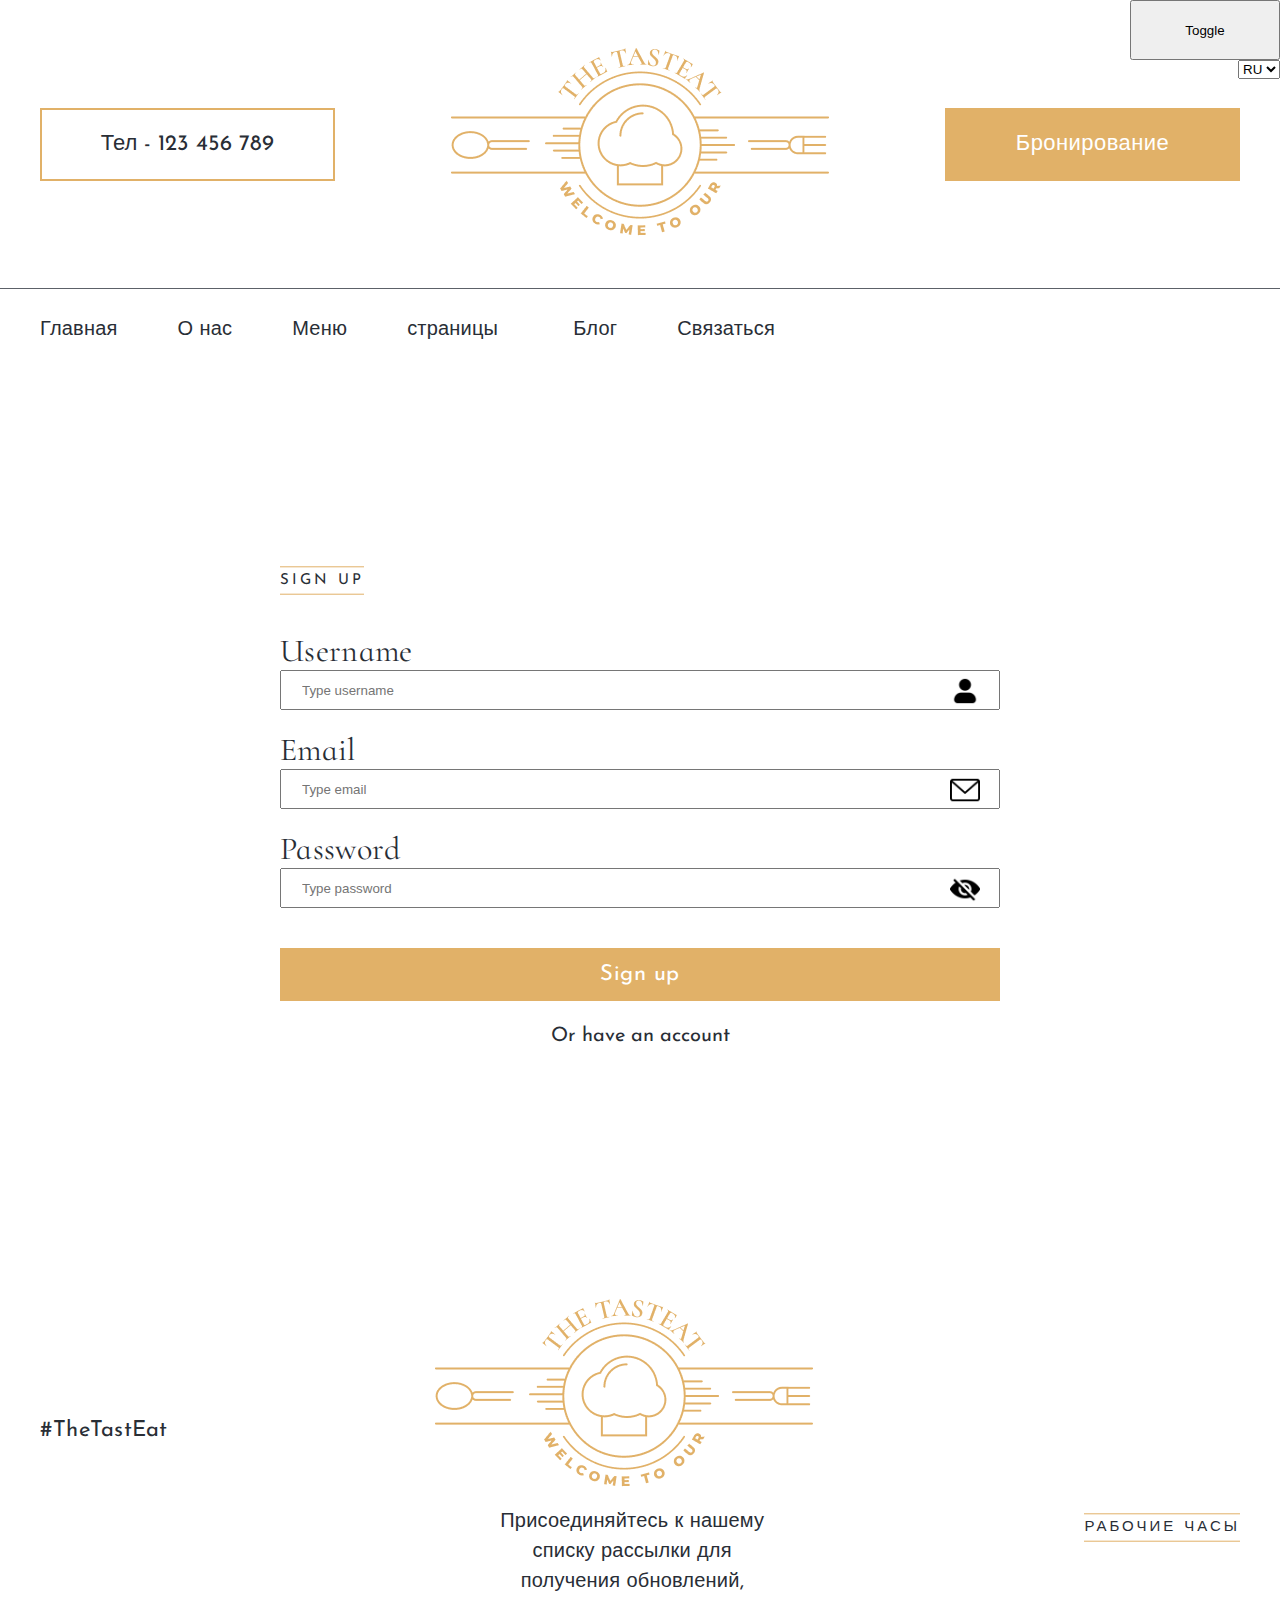
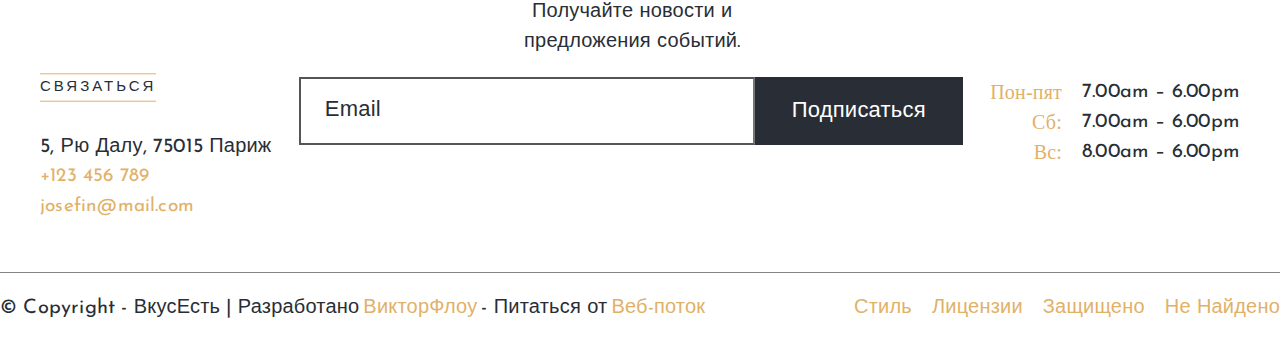
<file: auth.html>
<!DOCTYPE html>
<html lang="en">

<head>
    <meta charset="UTF-8">
    <meta name="viewport" content="width=device-width, initial-scale=1.0">
    <link href="https://fonts.googleapis.com/css2?family=Josefin+Sans:ital,wght@0,100..700;1,100..700&display=swap"
        rel="stylesheet">
        <link type="image/x-icon" href="./static/LOGO.png" rel="shortcut icon">
    <link
        href="https://fonts.googleapis.com/css2?family=Cormorant+Infant:ital,wght@0,300;0,400;0,500;0,600;0,700;1,300;1,400;1,500;1,600;1,700&display=swap"
        rel="stylesheet">
    <title>Курсовая работа</title>
    <link href="./styles/theme/global.css" rel="stylesheet">
    <link href="./styles/index.css" rel="stylesheet">
    <link href="./styles/auth.css" rel="stylesheet">
    <link href="./styles/theme/breakpoints.css" rel="stylesheet">
    <link href="./styles/theme/animations.css" rel="stylesheet">
    <link href="./styles/theme/theme.css" rel="stylesheet">
    <link href="./styles/theme/other-breakpoints.css" rel="stylesheet">
    <link href="./styles/theme/burger.css" rel="stylesheet">
    <link href="./styles/theme/modal.css" rel="stylesheet">
</head>

<body>
    <div class="page__wrapper">
    <header class="header">
        <div class="container__max">
            <div class="header__preview">
                <div class="header__preview__button__left btn__animation">
                    <a href="tel:123456789" class="lng-tel">Call - 123 456 789</a>
                </div>
                <div class="header__preview__logo">
                    <img src="./static/LOGO.png" alt="logo" class="header__preview__image" />
                </div>
                <div class="header__preview__button__right lng-reservation btn__animation">
                    Reservation
                </div>
            </div>
            <div class="navbar__container">

          


        <nav>
            <ul class="header__navbar">
                <li class="header__btn">
                    <a style="position: relative; z-index: 11111111111111111111;" class="lng-home pp"
                    href="./index.html">
                    Home
                </a>
                </li>
                <li class="header__btn">
                    <a href="#mini__info" class="header__btn__link lng-about__us">
                        About Us
                    </a>
                </li>
                <li class="header__btn">
                    <a href="#dishes" class="header__btn__link lng-menu">
                        Our Menu
                    </a>
                </li>
                <li class="header__btn">
                    <a style="position: relative; z-index: 11111111111111111111;" class="lng-pages pp"
                        href="./index.html">
                        Pages
                    </a>
                </li>

                <li class="header__btn">
                    <a href="#blog" class="header__btn__link lng-blog">
                        Blog
                    </a>
                </li>
                <li class="header__btn">
                    <a href="#footer" class="header__btn__link lng-contact">
                        Contact Us
                    </a>
                </li>
            </ul>
        </nav>




                <div class="header__navbar__networks">
                    <img src="./static/inst.png" alt="social network" class="header__network" />
                    <img src="./static/facebook.png" alt="social network" class="header__network" />
                    <img src="./static/twitter.png" alt="social network" class="header__network" />
                    <img src="./static/pinterest.png" alt="social network" class="header__network" />
                </div>

            </div>

        </div>



<div class="burger__panel">
    <div class="burger">
        <span></span>
                <span></span>
                <span></span>
            </div>

        </div>
        <aside class="burger__content">

            <img src="./static/LOGO.png" alt="logo" class="burger__logo">

            <div class="burger__btns">
                <div class="burger__btn lng-home">Home</div>
                <div class="burger__btn lng-about__us">About Us</div>
                <div class="burger__btn  lng-menu">Our Menu</div>
                <div class="burger__btn lng-pages">Pages</div>
                <div class="burger__btn lng-blog">Blog</div>
                <div class="burger__btn lng-contact">Contact Us</div>
                <div class="burger__btn">Call - 123 456 789</div>
                <div class="burger__btn">Reservation</div>
            </div>
            <div class="header__navbar__networks">
                <img src="./static/inst.png" alt="social network" class="header__network" />
                <img src="./static/facebook.png" alt="social network" class="header__network" />
                <img src="./static/twitter.png" alt="social network" class="header__network" />
                <img src="./static/pinterest.png" alt="social network" class="header__network" />
            </div>
        </aside>
    </header>




















        <main class="content__of__page">
            <div id="arrowTop" class="arrowTop" hidden></div>
            <section class="auth__form">
                <div class="container__max">
                    <div class="auth__form__content">
                        <p class="auth__form__title">
                            Sign up
                        </p>
                        <form action="" class="auth__form__inputs">
                            <div class="form__element">
                                <p class="form__username__text">
                                    Username
                                </p>
                                <input type="text" class="form__username__input user__input" placeholder="Type username" required />
                                <img src="./static/auth/user.png" alt="user" class="form__username__image" />


                                <p class="form__user__input__error">
                                   
                                </p>
                            </div>


                            <div class="form__element">
                                <p class="form__username__text">
                                    Email
                                </p>
                                <input type="text" class="form__username__input email__input" placeholder="Type email" required />
                                <img src="./static/auth/email.png" alt="user" class="form__username__image" />


                                <p class="form__email__input__error">
                                   
                                </p>
                            </div>


                            <div class="form__element">
                                <p class="form__username__text">
                                    Password
                                </p>
                                <input   class="form__username__input password__input" type="password" placeholder="Type password" required />
                                <img src="./static/auth/hidden.png" alt="user" class="form__username__image eye__btn" />


                                <p class="form__password__input__error">
                                   
                                </p>
                            </div>

                            <div class="form__element">
                                <button type="submit" class="auth__form__submit btn__animation">
                                    Sign up
                                </button>
                            </div>

                            <div class="form__element">
                              <p class="orHave">
                                <a href="./signin.html">

                                    Or have an account
                                </a>
                              </p>
                            </div>
                        </form>
                    </div>
                </div>
            </section>
        </main>
        <footer class="footer" id="footer">
            <div class="container__max">
                <div class="footer__preview">
                    <p class="footer__hashtag">
                        #TheTastEat
                    </p>
                    <img src="./static/LOGO.png" alt="logo" class="footer__preview__logo" />
                    <div class="footer__networks">
                        <img src="./static/inst.png" alt="social network" class=" " />
                        <img src="./static/facebook.png" alt="social network" class=" " />
                        <img src="./static/twitter.png" alt="social network" class=" " />
                        <img src="./static/pinterest.png" alt="social network" class=" " />
                    </div>
                </div>
                <div class="footer__titles">
                    <div class="footer__titles__element">
                    </div>
                    <div class="footer__titles__element lng-footer-title">
                        Join our mailing list for updates,
                        Get news & offers events.
                    </div>
                    <div class="footer__titles__element">
                        <p class="footer__working__hours lng-footer-wh">
                            Working Hours
                        </p>
                    </div>
                </div>
                <div class="footer__main">
                    <div class="footer__main__element">
                        <p class="footer__main__element__title lng-footer-contact">
                            Contact
                        </p>
                        <p class="footer__main__element__subtitle lng-footer-st">
                            5 Rue Dalou, 75015 Paris
                        </p>
                        <p class="footer__main__element__email">
                            <a href="tel:1234556">
                                +123 456 789
                            </a>
                        </p>
                        <p class="footer__main__element__tel">
                            <a href="mailto:test@mail.ru">

                                josefin@mail.com
                            </a>
                        </p>
                    </div>


                    <div class="footer__main__element">

                        <form action="" class="footer__main__element__form">
                            <div class="footer__main__element__form__content">
                                <input type="text" class="footer__main__element__input" placeholder="Email" required />
                                <button type="submit"
                                    class="footer__main__element__form__btn lng-footer-sbs btn__animation">
                                    Subscribe
                                </button>
                            </div>
                        </form>

                    </div>
                    <div class="footer__main__element">
                        <div class="footer__main__element__days">
                            <div class="footer__main__element__day">
                                <p class="footer__main__element__day__left lng-footer-m-f">
                                    Mon – Fri:
                                </p>
                                <p class="footer__main__element__day__right">
                                    7.00am – 6.00pm
                                </p>
                            </div>
                            <div class="footer__main__element__day">
                                <p class="footer__main__element__day__left lng-footer-sat">
                                    Sat:
                                </p>
                                <p class="footer__main__element__day__right">
                                    7.00am – 6.00pm
                                </p>
                            </div>
                            <div class="footer__main__element__day">
                                <p class="footer__main__element__day__left lng-footer-sun">
                                    Sun:
                                </p>
                                <p class="footer__main__element__day__right">
                                    8.00am – 6.00pm
                                </p>

                            </div>
                        </div>

                    </div>
                </div>

                <div class="footer__copyright">
                    <div class="footer__copyright__left">
                        <span class="footer__copyright__white lng-footer-copyright">
                            © Copyright - TastEat | Designed by
                        </span>
                        <span class="footer__copyright__orange lng-footer-victorflow">
                            VictorFlow
                        </span>
                        <span class="footer__copyright__white lng-footer-powered">
                            - Powered by
                        </span>
                        <span class="footer__copyright__orange lng-footer-webflow">
                            Webflow
                        </span>
                    </div>
                    <div class="footer__copyright__right">
                        <div class="footer__copyright__item lng-footer-styleguide">Styleguide</div>
                        <div class="footer__copyright__item lng-footer-licences">Licenses</div>
                        <div class="footer__copyright__item lng-footer-protected">Protected</div>
                        <div class="footer__copyright__item lng-footer-not">Not Found</div>
                    </div>
                </div>
            </div>
        </footer>




        <input type="button" class="theme__switcher" value="Toggle" id="toggle-theme" />

        <select class="change-lang">
            <option value="ru" selected>RU</option>
            <option value="en">EN</option>
           
        </select>
    </div>






    <div class="modal">
        <div class="modal__window" id="modal">

<div class="modal__sign__up__content">

    <h1 class="modal__window__title">
        Contradulation! You have been successfully sign up!
            </h1>
            <button class="modal__window__btn  btn__animation">
                Continue
            </button>
        </div>
         






        </div>
        <div class="modal__overlay"></div>
    </div>






    <script src="book-modal.js"></script>
    <script src="card-carousel.js">  </script>
    <script src="arrow.js">  </script>
    <script src="theme-switcher.js"></script>
    <script src="sidebar.js"></script>
    <script src="lang-switcher.js"></script>
    <script src="auth.js"></script>
    <script src="form-validation.js"></script>
</body>

</html>
</file>
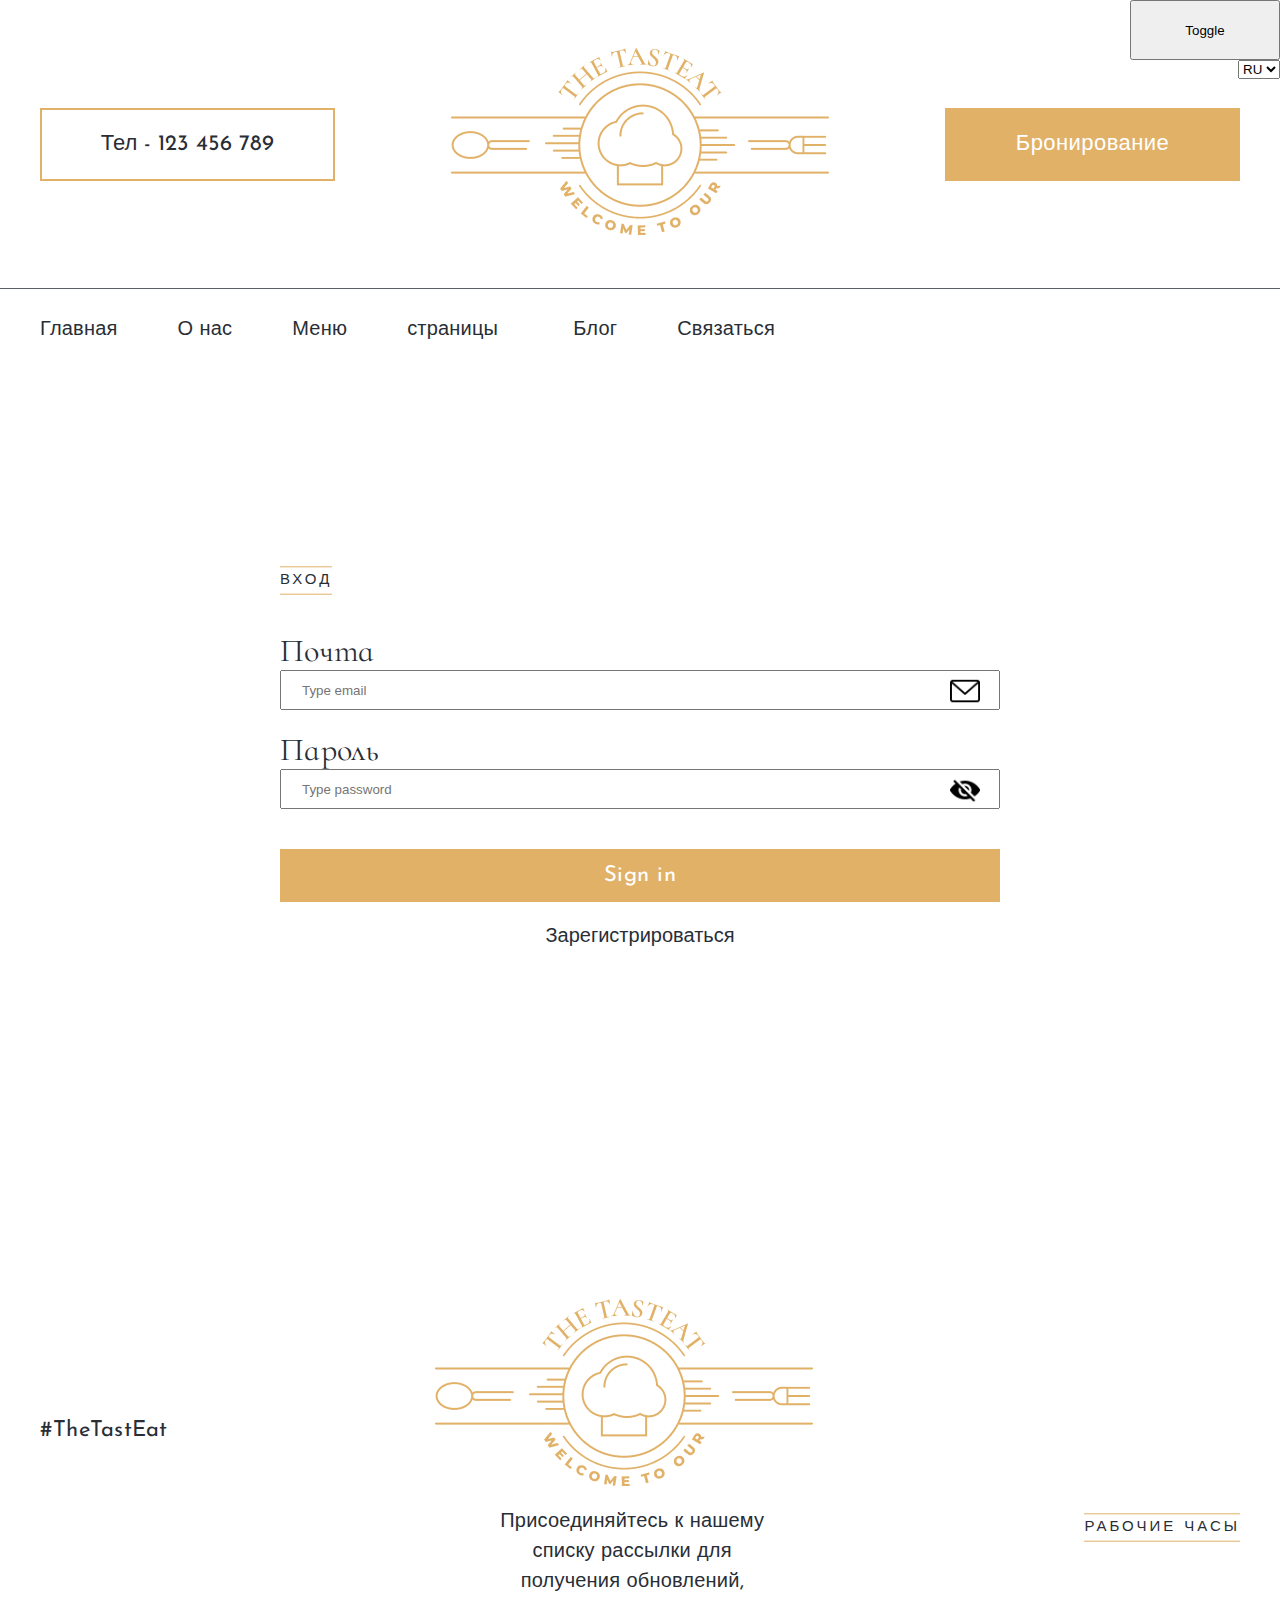
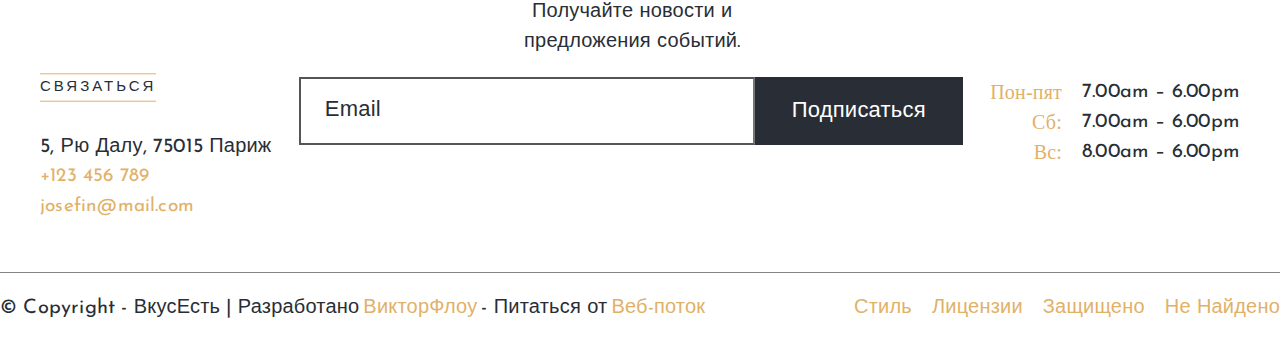
<file: signin.html>
<!DOCTYPE html>
<html lang="en">

<head>
    <meta charset="UTF-8">
    <meta name="viewport" content="width=device-width, initial-scale=1.0">
    <link href="https://fonts.googleapis.com/css2?family=Josefin+Sans:ital,wght@0,100..700;1,100..700&display=swap"
        rel="stylesheet">
        <link type="image/x-icon" href="./static/LOGO.png" rel="shortcut icon">
    <link
        href="https://fonts.googleapis.com/css2?family=Cormorant+Infant:ital,wght@0,300;0,400;0,500;0,600;0,700;1,300;1,400;1,500;1,600;1,700&display=swap"
        rel="stylesheet">
    <title>Курсовая работа</title>
    <link href="./styles/theme/global.css" rel="stylesheet">
    <link href="./styles/index.css" rel="stylesheet">
    <link href="./styles/auth.css" rel="stylesheet">
    <link href="./styles/theme/breakpoints.css" rel="stylesheet">
    <link href="./styles/theme/animations.css" rel="stylesheet">
    <link href="./styles/theme/theme.css" rel="stylesheet">
    <link href="./styles/theme/other-breakpoints.css" rel="stylesheet">
    <link href="./styles/theme/burger.css" rel="stylesheet">
    <link href="./styles/theme/modal.css" rel="stylesheet">
</head>

<body>
    <div class="page__wrapper">
        <header class="header">
            <div class="container__max">
                <div class="header__preview">
                    <div class="header__preview__button__left btn__animation">
                        <a href="tel:123456789" class="lng-tel">Call - 123 456 789</a>
                    </div>
                    <div class="header__preview__logo">
                        <img src="./static/LOGO.png" alt="logo" class="header__preview__image" />
                    </div>
                    <div class="header__preview__button__right lng-reservation btn__animation">
                        Reservation
                    </div>
                </div>


                <div class="navbar__container">
        
                <nav>
                    <ul class="header__navbar">
                        <li class="header__btn">
                            <a style="position: relative; z-index: 11111111111111111111;" class="lng-home pp"
                            href="./index.html">
                            Home
                        </a>
                        </li>
                        <li class="header__btn">
                            <a href="#mini__info" class="header__btn__link lng-about__us">
                                About Us
                            </a>
                        </li>
                        <li class="header__btn">
                            <a href="#dishes" class="header__btn__link lng-menu">
                                Our Menu
                            </a>
                        </li>
                        <li class="header__btn">
                            <a style="position: relative; z-index: 11111111111111111111;" class="lng-pages pp"
                                href="./index.html">
                                Pages
                            </a>
                        </li>
        
                        <li class="header__btn">
                            <a href="#blog" class="header__btn__link lng-blog">
                                Blog
                            </a>
                        </li>
                        <li class="header__btn">
                            <a href="#footer" class="header__btn__link lng-contact">
                                Contact Us
                            </a>
                        </li>
                    </ul>
                </nav>
                    <div class="header__navbar__networks">
                        <img src="./static/inst.png" alt="social network" class="header__network" />
                        <img src="./static/facebook.png" alt="social network" class="header__network" />
                        <img src="./static/twitter.png" alt="social network" class="header__network" />
                        <img src="./static/pinterest.png" alt="social network" class="header__network" />
                    </div>

                </div>
            </div>
            <div class="burger__panel">
                <div class="burger">
                    <span></span>
                    <span></span>
                    <span></span>
                </div>

            </div>
            <aside class="burger__content">
                 <img src="./static/LOGO.png" alt="logo" class="burger__logo">
                 <div class="burger__btns">
                    <div class="burger__btn lng-home">Home</div>
                    <div class="burger__btn lng-about__us">About Us</div>
                    <div class="burger__btn  lng-menu">Our Menu</div>
                    <div class="burger__btn lng-pages">Pages</div>
                    <div class="burger__btn lng-blog">Blog</div>
                    <div class="burger__btn lng-contact">Contact Us</div>
                    <div class="burger__btn">Call - 123 456 789</div>
                    <div class="burger__btn">Reservation</div>
                </div>
                <div class="header__navbar__networks">
                    <img src="./static/inst.png" alt="social network" class="header__network" />
                    <img src="./static/facebook.png" alt="social network" class="header__network" />
                    <img src="./static/twitter.png" alt="social network" class="header__network" />
                    <img src="./static/pinterest.png" alt="social network" class="header__network" />
                </div>
            </aside>

        </header>
        <main class="content__of__page">
            <div id="arrowTop" class="arrowTop" hidden></div>
            <section class="auth__form">
                <div class="container__max">
                    <div class="auth__form__content">
                        <p class="auth__form__title lng-sign-in">
                            Sign in
                        </p>
                        <form action="" class="auth__form__inputs">
                            <div class="form__element">
                                <p class="form__username__text lng-email">
                                    Email
                                </p>
                                <input type="email" class="form__username__input email__input" placeholder="Type email" required />
                                <img src="./static/auth/email.png" alt="user" class="form__username__image" />
                                <p class="form__email__input__error">
                                   
                                </p>
                            </div>


                            <div class="form__element">
                                <p class="form__username__text lng-password">
                                    Password
                                </p>
                                <input   class="form__username__input password__input" type="password" placeholder="Type password" required />
                                <img src="./static/auth/hidden.png" alt="user" class="form__username__image eye__btn" />
                                <p class="form__password__input__error">
                                     
                                </p>
                            </div>

                            <div class="form__element">
                                <button type="submit" class="sign__in__button btn__animation lng-sign-in">
                                    Sign in
                                </button>
                            </div>
                            <div class="form__element">
                              <p class="orHave">
                                <a href="./auth.html" class="lng-or-sign-up">
                                    Or sign up
                                </a>
                              </p>
                            </div>
                        </form>
                    </div>
                </div>
            </section>
        </main>
        <footer class="footer" id="footer">
            <div class="container__max">
                <div class="footer__preview">
                    <p class="footer__hashtag">
                        #TheTastEat
                    </p>
                    <img src="./static/LOGO.png" alt="logo" class="footer__preview__logo" />
                    <div class="footer__networks">
                        <img src="./static/inst.png" alt="social network" class=" " />
                        <img src="./static/facebook.png" alt="social network" class=" " />
                        <img src="./static/twitter.png" alt="social network" class=" " />
                        <img src="./static/pinterest.png" alt="social network" class=" " />
                    </div>
                </div>
                <div class="footer__titles">
                    <div class="footer__titles__element">
                    </div>
                    <div class="footer__titles__element lng-footer-title">
                        Join our mailing list for updates,
                        Get news & offers events.
                    </div>
                    <div class="footer__titles__element">
                        <p class="footer__working__hours lng-footer-wh">
                            Working Hours
                        </p>
                    </div>
                </div>
                <div class="footer__main">
                    <div class="footer__main__element">
                        <p class="footer__main__element__title lng-footer-contact">
                            Contact
                        </p>
                        <p class="footer__main__element__subtitle lng-footer-st">
                            5 Rue Dalou, 75015 Paris
                        </p>
                        <p class="footer__main__element__email">
                            <a href="tel:1234556">
                                +123 456 789
                            </a>
                        </p>
                        <p class="footer__main__element__tel">
                            <a href="mailto:test@mail.ru">
                                josefin@mail.com
                            </a>
                        </p>
                    </div>


                    <div class="footer__main__element">

                        <form action="" class="footer__main__element__form">
                            <div class="footer__main__element__form__content">
                                <input type="text" class="footer__main__element__input" placeholder="Email" required />
                                <button type="submit"
                                    class="footer__main__element__form__btn lng-footer-sbs btn__animation">
                                    Subscribe
                                </button>
                            </div>
                        </form>

                    </div>
                    <div class="footer__main__element">
                        <div class="footer__main__element__days">
                            <div class="footer__main__element__day">
                                <p class="footer__main__element__day__left lng-footer-m-f">
                                    Mon – Fri:
                                </p>
                                <p class="footer__main__element__day__right">
                                    7.00am – 6.00pm
                                </p>
                            </div>
                            <div class="footer__main__element__day">
                                <p class="footer__main__element__day__left lng-footer-sat">
                                    Sat:
                                </p>
                                <p class="footer__main__element__day__right">
                                    7.00am – 6.00pm
                                </p>
                            </div>
                            <div class="footer__main__element__day">
                                <p class="footer__main__element__day__left lng-footer-sun">
                                    Sun:
                                </p>
                                <p class="footer__main__element__day__right">
                                    8.00am – 6.00pm
                                </p>

                            </div>
                        </div>

                    </div>
                </div>

                <div class="footer__copyright">
                    <div class="footer__copyright__left">
                        <span class="footer__copyright__white lng-footer-copyright">
                            © Copyright - TastEat | Designed by
                        </span>
                        <span class="footer__copyright__orange lng-footer-victorflow">
                            VictorFlow
                        </span>
                        <span class="footer__copyright__white lng-footer-powered">
                            - Powered by
                        </span>
                        <span class="footer__copyright__orange lng-footer-webflow">
                            Webflow
                        </span>
                    </div>
                    <div class="footer__copyright__right">
                        <div class="footer__copyright__item lng-footer-styleguide">Styleguide</div>
                        <div class="footer__copyright__item lng-footer-licences">Licenses</div>
                        <div class="footer__copyright__item lng-footer-protected">Protected</div>
                        <div class="footer__copyright__item lng-footer-not">Not Found</div>
                    </div>
                </div>
            </div>
        </footer>
        <input type="button" class="theme__switcher" value="Toggle" id="toggle-theme" />

        <select class="change-lang">
            <option value="ru" selected>RU</option>
            <option value="en">EN</option>
          
        </select>
    </div>

 


<div class="modal">
    <div class="modal__window" id="modal">

<div class="modal__sign__up__content">

<h1 class="modal__window__title">
    Contradulation! You have been successfully sign in!
        </h1>
        <button class="modal__window__btn  btn__animation">
            Continue
        </button>
    </div>
     






    </div>
    <div class="modal__overlay"></div>
</div>








    <script src="book-modal.js"></script>
    <script src="card-carousel.js">  </script>
    <script src="arrow.js">  </script>
    <script src="theme-switcher.js"></script>
    <script src="sidebar.js"></script>
    <script src="lang-switcher.js"></script>
    <script src="auth.js"></script>
    <script src="form-validation-sign-in.js"></script>
</body>

</html>
</file>
<file: styles/theme/global.css>
* {
    box-sizing: border-box;
    margin: 0;
    padding: 0;
  }
  
  html,
  body {
    scroll-behavior: smooth;
    display: grid;

    grid-template-rows: 100%;
    grid-template-columns: 1fr;
    margin: 0;
    padding: 0;
    /*overflow-x: hidden; */
  }
  
  a {
    color: inherit;
    text-decoration: none;
  }
  
  button {
    border: none;
  }
  
  li {
    list-style-type: none;
  }
  
  ul {
    margin-left: 0;
    padding-left: 0;
  }
  
  h1,
  h2,
  h3,
  h4,
  h5,
  h6 {
    margin: 0;
  }
   
  .container__min {
    max-width: 1050px;
    margin: 0 auto;
    width: 100%;
  }
  
  .container__max {
    max-width: 1440px;
    margin: 0 auto;
    width: 100%;
  }
 
  
  .page__wrapper {
    display: flex;
    flex-direction: column;
    align-items: center;
    min-height: 100vh;
  }
  
  .content__of__page {
    flex-grow: 1;
    width: 100%;
  }
</file>
<file: styles/index.css>
:root {
    --body-bg-color: #fff;
    --black-color: #FFFFFF;
    --white-color: #292e36;
    --gray-color: #555;
    --transparent-gray: rgba(255, 255, 255, 0.4);
    --card-color: #343942;
    --we-offer-border: #323841;
    --book-table: rgba(41, 46, 54, 0.95);
    --darken-black: #fff;
}

:root[theme='dark'] {
    --body-bg-color: #292e36;
    --black-color: #292E36;
    --white-color: #fff;
    --gray-color: #dad7d7;
    --transparent-gray: #555;
    --card-color: #9e9c9c;
    --we-offer-border: #717477;
    --book-table: rgba(137, 139, 141, 0.95);
    --darken-black: #000;
}


body {
    background-color: var(--body-bg-color);
    transition: 1s ease-in-out;
}

.theme__switcher {
    position: fixed;
    width: 150px;
    height: 60px;
    right: 0;
}

.header {
    width: 100%;
    height: 370px;

    background-color: var(--black-color);


}

.header__preview {

    height: 288px;
    align-items: center;
    justify-content: space-between;
    padding: 0 40px;
    display: grid;
    grid-template-columns: minmax(180px, 295px) minmax(0px, 378px) minmax(180px, 295px);

    grid-column-gap: 10px;


}

.header__preview__button__left {
    white-space: nowrap;

    height: 73px;
    display: flex;
    align-items: center;
    justify-content: center;
    /*  color: #FFFFFF; */
    color: var(--white-color);
    border: 2px solid #E1B168;
    cursor: pointer;
    font-family: 'Josefin Sans', sans-serif;
    font-weight: 400;
    font-size: 22px;
    line-height: 150%;
    position: relative;

}

.header__preview__image {
    max-width: 378px;
    min-width: 300px;
    width: 100%;
}

.header__preview__button__right {

    height: 73px;
    background-color: #E1B168;
    /* color: #292E36; */
    color: var(--black-color);
    position: relative;
    display: flex;
    align-items: center;
    justify-content: center;
    font-weight: 400;
    font-size: 22px;
    line-height: 150%;
    letter-spacing: 0.02em;
    text-align: center;
    font-family: 'Josefin Sans', sans-serif;
    cursor: pointer;
}

.navbar__container {
    display: flex;
    justify-content: space-between;
    padding: 0 40px;
    height: 82px;
    align-items: center;
    border-top: 1px solid #5c6168;
}

.header__navbar {
    display: flex;
    column-gap: 60px;
}

.header__btn {
    font-weight: 400;
    font-size: 20px;
    line-height: 150%;
    letter-spacing: 0.01em;
    white-space: nowrap;
    color: var(--white-color);
    cursor: pointer;
    font-family: 'Josefin Sans', sans-serif;
    transition: 1s ease-in-out;
}

.header__btn:hover {
    color: #E1B168;
}

.header__btn:nth-child(5) {
    padding-left: 15px;
}

.header__navbar__networks {
    display: flex;
    column-gap: 20px;
}

.welcome {
    background-color: var(--black-color);
    height: 810px;


}

.welcome__content {
    display: flex;
    justify-content: space-between;
    align-items: center;
    height: 810px;
    padding-left: 40px;
    padding-right: 40px;

}

.welcome__left {
    display: flex;
    flex-direction: column;
    justify-content: center;

}

.welcome__title {
    max-width: 610px;
    font-weight: 400;
    font-size: 100px;
    line-height: 110%;
    color: var(--white-color);
    font-family: 'Cormorant Infant', sans-serif;
    margin-bottom: 26px;
}

.welcome__about {
    max-width: 610px;
    color: var(--white-color);
    font-family: 'Josefin Sans', sans-serif;
    font-weight: 400;
    font-size: 20px;
    line-height: 150%;
    margin-bottom: 35px;
}

.welcome__btn {
    background-color: transparent;
    border: 2px solid #E1B168;
    outline: none;
    cursor: pointer;
    width: 230px;
    height: 73px;
    display: flex;
    align-items: center;
    justify-content: center;
    color: #E1B168;

    font-family: 'Josefin Sans', sans-serif;
    font-weight: 400;
    font-size: 22px;
    line-height: 150%;
    letter-spacing: 0.01em;
}



.welcome__right {
    margin-top: 30px;

    /*                  
    background-color: orange;
   */
    align-self: flex-start;
}


.welcome__right__image {

    /*  display: grid;
     grid-template-columns: minmax(0px,  595px); */
    max-width: 595px;
    width: 100%;
    object-position: bottom;
}

.welcome__right__container {
    align-self: flex-end;
    height: 810px;
    position: relative;
    padding-left: 30px;
    padding-right: 30px;

}

.welcome__right__rh {
    width: 30px;
    height: 100%;
    background: rgba(255, 255, 255, 0.1);
    position: absolute;
    top: 0;
    right: 0;
    margin-left: 30px;
}

.mini__info {
    background-color: #fff8f5;

}

.mini__info__item__image {
    width: 83px;
    height: 83px
}

.mini__info__content {
    height: 243px;
    display: flex;
    padding-left: 40px;
    padding-right: 40px;
    justify-content: space-between;
    column-gap: 15px;
    /*
   */
    padding-top: 90px;
}

.mini__info__item {
    display: flex;
    column-gap: 20px;

}

.mini__info__item__title {
    font-family: 'Cormorant Infant', sans-serif;
    font-weight: 400;
    font-size: 30px;
    line-height: 130%;
    letter-spacing: 0.01em;
    color: #292E36;
    /*
  color: var(--black-color)
  */
}

.mini__info__item__about {
    font-weight: 400;
    font-size: 20px;
    line-height: 150%;
    letter-spacing: 0.01em;
    color: #555;
}


.delivery__story {
    background-color: #fff8f5;

}

.delivery__story__left {
    /*
height: 519px;
flex: 0 1 743px;
*/
    max-width: 743px;
    width: 100%;
    display: flex;

}

.delivery__story__left img {
    width: 100%;
}

.deivery__story__content {

    padding-left: 40px;
    padding-right: 40px;
    display: flex;
    column-gap: 45px;
    padding-top: 154px;

}

.delivery__story__right {
    display: flex;
    flex-direction: column;
}

.delivery__story__right__title {
    font-weight: 400;
    font-size: 40px;
    line-height: 140%;
    letter-spacing: 0.01em;
    font-family: 'Cormorant Infant', sans-serif;
    color: #292e36;
    /*
 color: var(--black-color);
 */
    margin-bottom: 10px;
}

.delivery__story__right__about {
    font-weight: 400;
    font-size: 20px;
    line-height: 150%;
    letter-spacing: 0.01em;
    max-width: 559px;
    color: #555;
    font-family: 'Josefin Sans', sans-serif;
    margin-bottom: 20px;
}


.delivery__story__right__years {
    display: flex;
    column-gap: 20px;

}

.delivery__story__right__2018,
.delivery__story__right__2022 {
    max-width: 274px;
}

.delivery__story__right__2018__title,
.delivery__story__right__2022__title {
    font-weight: 400;
    font-size: 40px;
    line-height: 140%;
    letter-spacing: 0.01em;
    font-family: 'Cormorant Infant', sans-serif;
    margin-bottom: 20px;
}

.delivery__story__right__2018__about,
.delivery__story__right__2022__about {
    font-weight: 400;
    font-size: 20px;
    line-height: 150%;
    letter-spacing: 0.01em;
    color: #555;
    font-family: 'Josefin Sans', sans-serif;
    margin-bottom: 20px;
}


.delivery__story__right__subscribtion__title {
    font-weight: 400;
    font-size: 20px;
    line-height: 150%;
    letter-spacing: 0.01em;
    color: #555;
    font-family: 'Josefin Sans', sans-serif;
    margin-bottom: 20px;
}

















.dishes {
    /*  
 */
    margin-top: 139px;
}

.dishes__menu {
    font-weight: 400;
    font-size: 15px;
    line-height: 150%;
    letter-spacing: 0.2em;
    position: relative;
    display: inline;
    font-family: 'Josefin Sans', sans-serif;
    margin-bottom: 20px;
    margin-left: 40px;
}

.dishes__content {
    margin-top: 12px;
    display: flex;
    justify-content: space-between;
    padding-left: 40px;
    padding-right: 40px;
    gap: 20px;

}

.dishes__menu::before {
    content: "";
    background-color: #E1B168;
    width: 100%;
    position: absolute;
    height: 1px;
    top: 0;
    left: 0;
    transform: translateY(-6.7px);
}

.dishes__menu::after {
    content: "";
    background-color: #E1B168;
    width: 100%;
    position: absolute;
    height: 1px;
    bottom: 0;
    left: 0;
    transform: translateY(6.7px);
}

.dishes__left__title {
    font-weight: 400;
    font-size: 40px;
    line-height: 140%;
    letter-spacing: 0.01em;
    color: var(--white-color);
    font-family: 'Cormorant Infant', sans-serif;
    margin-bottom: 13px;
}



.dishes__left__about {
    font-weight: 400;
    font-size: 20px;
    line-height: 150%;
    letter-spacing: 0.01em;
    /* color: #555; */
    color: var(--gray-color);
    font-family: 'Josefin Sans', sans-serif;
    max-width: 486px;
    margin-bottom: 45px;


}

.dishes__left__button {
    border: 2px solid #E1B168;
    display: flex;
    align-items: center;
    justify-content: center;
    font-weight: 400;
    font-size: 22px;
    line-height: 150%;
    letter-spacing: 0.01em;
    cursor: pointer;
    outline: none;
    background-color: transparent;
    color: #E1B168;
    font-family: 'Josefin Sans', sans-serif;
    width: 255px;
    height: 73px;
    margin-top: 60px;
}



.dishes__right {

    color: #555;
}

.dishes__elements {
    display: flex;
    flex-direction: column;
    row-gap: 35px;
}

.dishes__right__title {
    font-weight: 400;
    font-size: 36px;
    line-height: 140%;
    letter-spacing: 0.01em;
    font-family: 'Cormorant Infant', sans-serif;
    margin-bottom: 39px;
    color: var(--white-color)
}

.dishes__right__item {
    margin-bottom: 50px;
}

.dish__element {
    display: grid;
    grid-template-columns: 1fr minmax(200px, 718px);
    grid-column-gap: 20px;


}

/*flex  grow shrink*/
.dish__element__content {
    display: flex;
    flex-direction: column;
}

.dish__element__info {
    display: inline-flex;
    flex-wrap: nowrap;
    justify-content: space-between;
    position: relative;
}

.dish__element__title {
    font-weight: 400;
    font-size: 30px;
    line-height: 140%;
    letter-spacing: 0.01em;
    margin-top: 5px;
    /* color: #292e36; */
    color: var(--white-color);

    font-family: 'Cormorant Infant', sans-serif;
}

.dish__element__line {
    background-color: #aaa;
    height: 2px;
    width: 100%;
    margin-top: auto;

    /* margin-bottom: 10px; */
    transform: translateY(-10px);
}

.dish__element__about {
    margin-top: auto;
    font-weight: 400;
    font-size: 22px;
    line-height: 150%;
    letter-spacing: 0.01em;
    /* color: #555; */
    color: var(--gray-color);
    white-space: nowrap;
    font-family: 'Cormorant Infant', sans-serif;
    margin-bottom: 20px;
}

.dish__element__price {
    font-weight: 400;
    font-size: 30px;
    line-height: 140%;
    letter-spacing: 0.01em;
    /*color: #292e36; */

    color: var(--white-color);
    font-family: 'Cormorant Infant', sans-serif;
    margin-bottom: 10px;
}













.all {
    width: 300px;
    height: 400px;
    background-color: #E1B168;
    text-align: right;
}

.background__lamps {
    width: 100%;
    height: 600px;
    object-fit: cover;
    object-position: center;
}






/*offers__card__content__image */

.offers {
    margin-top: 140px;

}

.offers__content {
    display: flex;
    flex-direction: column;
    align-items: center;
    justify-content: center;

}



.offers__first__title {
    font-weight: 400;
    font-size: 15px;
    line-height: 150%;
    letter-spacing: 0.2em;
    text-transform: uppercase;
    text-align: center;
    /*
    color: #292e36;
  */
    color: var(--white-color);
    font-family: 'Josefin Sans', sans-serif;
    display: inline;
    position: relative;
    margin-bottom: 12px;
}


.offers__first__title::before {
    content: "";
    background-color: #E1B168;
    width: 100%;
    position: absolute;
    height: 1px;
    top: 0;
    left: 0;
    transform: translateY(-6.7px);
    top: 0;
    left: 0
}

.offers__first__title::after {
    content: "";
    background-color: #E1B168;
    width: 100%;
    position: absolute;
    height: 1px;
    bottom: 0;
    left: 0;
    transform: translateY(6.7px);
    left: 0;
    bottom: 0;
}

.offers__second__title {
    font-weight: 400;
    font-size: 40px;
    line-height: 140%;
    letter-spacing: 0.01em;
    text-transform: capitalize;
    text-align: center;
    /*   color: #292e36; */
    color: var(--white-color);
    font-family: 'Cormorant Infant', sans-serif;
    margin-bottom: 8px;
}


.offers__about {
    font-weight: 400;
    font-size: 20px;
    line-height: 150%;
    letter-spacing: 0.01em;
    text-align: center;
    /* color: #555; */

    color: var(--gray-color);
    font-family: 'Josefin Sans', sans-serif;
    max-width: 813px;
}


.offers__cards {
    display: grid;
    grid-template-columns: minmax(300px, 665px) minmax(300px, 665px);
    grid-column-gap: 20px;
}


.offers__card {
    height: 409px;
    padding: 0 40px;
    position: relative;


}

.offers__card__backgroud {
    position: absolute;

    width: 100%;
    height: 100%;
    top: 0;
    left: 0;
    z-index: 0;
}



.offers__card__left {
    position: relative;
    z-index: 111;
    flex-direction: column;
    display: flex;
    justify-content: center;
    height: 409px;
    max-width: 254px;
    align-items: center;
}

.offers__card__price__block {
    position: relative;

    z-index: 111;

    transform: translateX(-60px) translateY(-70px);
}

.offers__card:nth-child(1) .offers__card__price__block::before {
    position: absolute;
    content: url("../static/offers/white cloud.png");
    transform: translateX(-35px);
    z-index: 1;
}

.offers__card:nth-child(2) .offers__card__price__block::before {
    position: absolute;
    content: url("../static/offers/black vloud.png");
    transform: translateX(-35px);
    z-index: 1;
}


.offers__card__price__title {
    font-weight: 400;
    font-size: 15px;
    position: relative;
    z-index: 111;
    line-height: 70%;
    letter-spacing: 0.01em;
    text-transform: uppercase;
    color: #292e36;
    font-family: 'Josefin Sans', sans-serif;
    padding-left: 20px;
}

.offers__card:nth-child(2) .offers__card__price__title {
    color: #fff;
}

.offers__card:nth-child(2) .offers__card__price {
    color: #fff;
}

.offers__card__content__image {
    position: absolute;
    z-index: 0;
    right: 0;

    top: 50%;
    transform: translateY(-50%);
}

.offers__card__price {
    font-weight: 400;
    font-size: 60px;
    line-height: 110%;
    position: relative;
    z-index: 111;
    letter-spacing: 0em;
    font-family: 'Cormorant Infant', sans-serif;
    color: #292e36;
}

.offers__card__content__first__title {
    font-family: 'Josefin Sans', sans-serif;
    font-weight: 400;
    font-size: 15px;
    line-height: 150%;
    letter-spacing: 0.3em;
    text-transform: uppercase;
    color: #292e36;
    display: inline;

    position: relative;
}

.offers__card__content__second__title {
    font-weight: 400;
    font-size: 40px;
    line-height: 140%;
    letter-spacing: 0.01em;
    color: #292e36;
    font-family: 'Cormorant Infant', sans-serif;
}

.offers__card__content__about {
    font-weight: 400;
    font-size: 20px;
    line-height: 150%;
    letter-spacing: 0.01em;
    font-family: 'Josefin Sans', sans-serif;
    color: #555;
}


.offer__price__header {
    font-weight: 400;
    font-size: 15px;
    line-height: 70%;
    letter-spacing: 0.01em;
    text-transform: uppercase;
    color: #292e36;
    font-family: 'Josefin Sans', sans-serif;
    position: relative;
    z-index: 22;

}



.customers {
    width: 100%;
    min-height: 906px;
 
    background-color: var(--white-color);

 
    padding-top: 150px;
}


.ft {

    width: 100%;
    height: 1000px;
    position: relative;
    background-color: red;
}
.slider {
    position: relative;

    width: 100%;

    user-select: none;
    touch-action: pan-y;

    margin-bottom: 130px;
     
 /*   height: auto;
 
 height: 1000px;
 overflow-x: hidden;
 */
 

    
}

.slider img {
    poiner-events: none;
}

.slider-list {

    position: relative;
    height: auto;
    overflow: hidden;
}
/*
*/
.slider-list.grab {
    cursor: grab;
}

.slider-list.grabbing {
    cursor: grabbing;
}


.customers__carousel {
    transition: 1s ease;
    width: auto;
    column-gap: 30px;
    height: 800px;
    height: 100%;
    display: flex;
    position: absolute;
 
}
.slider-track {
display: flex;
column-gap: 20px;
position: absolute;
}

.slide {}


.customers__content {
    padding-left: 40px;
    padding-right: 40px;
 
  min-height: 906px;

}

.customers__first__title {
    font-weight: 400;
    font-size: 16x;
    line-height: 150%;
    letter-spacing: 0.01em;
 
    color: var(--black-color);
    font-family: 'Josefin Sans', sans-serif;
    position: relative;
    display: inline;

    letter-spacing: 2px;
    text-transform: uppercase;
}

.customers__first__title::before {
    content: "";
    background-color: #E1B168;
    width: 100%;
    position: absolute;
    height: 1px;
    top: 0;
    left: 0;
    transform: translateY(-6.7px);
}
.customer__card__bio__logo__image {
    width: 113px;
    height: 113px;
    object-fit: cover;
    border-radius: 50%;
    object-position: center;
    position: relative;
}
 
.customers__first__title::after {
    content: "";
    background-color: #E1B168;
    width: 100%;
    position: absolute;
    height: 1px;
    bottom: 0;
    left: 0;
    transform: translateY(6.7px);
}

.customer__card__bio__logo  {
    position: relative;
}
.zapatie {
    position: absolute;
    top: 0;
    left: 0;
}
.customers__second__title {
    font-weight: 400;
    margin-top: 15px;
    font-size: 40px;
    line-height: 140%;
    letter-spacing: 0.01em;
    text-transform: capitalize;
    /*   color: #fff; */

    color: var(--black-color);
    font-family: 'Cormorant Infant', sans-serif;
    margin-bottom: 8px;
}

.customers__about {
    font-weight: 400;
    font-size: 20px;
    line-height: 150%;
    letter-spacing: 0.01em;
    /* color: #fff; */

    color: var(--black-color);
    font-family: 'Josefin Sans', sans-serif;
    margin-bottom: 75px;
}

.slider__container {
 position: relative;
 width: 100%;
 height: auto;
 overflow: hidden;
 
}

.customers__cards {
    max-width: 100%;
    
    position: relative; 
   
 overflow: hidden;

 height: 100%;

}  
.customers__carousel {
    transition: 1s ease;
    width: auto;
    column-gap: 30px;

    display: flex;

    position: absolute;
 
}
 
.customer__rate__card {
    display: flex;
    flex-direction: column;
    align-items: center;
    justify-content: flex-start;
    padding: 0px 40px;
    background-color: var(--black-color);
    height: auto;
 
   position: relative;

    min-width: 544px;
}




.customer__rate__card__bio {
    display: flex;
    column-gap: 30px;
    width: 100%;
    justify-content: flex-start;
    height: auto;
    margin-bottom: 31px;
}




.customer__rate__card__bio__title {
    font-weight: 400;
    font-size: 30px;
    line-height: 140%;
    letter-spacing: 0.01em;
    /*color: #fff; */
    color: var(--white-color);
    font-family: 'Cormorant Infant', sans-serif;
}

.customer__rate__card__bio__location {
    font-weight: 400;
    font-size: 20px;
    line-height: 150%;
    letter-spacing: 0.01em;
    font-family: 'Josefin Sans', sans-serif;
    color: #e1b168;

}

.customer__rate__card__bio__text {
    display: flex;
    flex-direction: column;
    justify-content: center;
}


.customer__rate__card__comment {
    font-weight: 400;
    font-size: 24px;
    line-height: 156%;
    letter-spacing: 0.01em;
    font-family: 'Cormorant Infant', sans-serif;
    margin-top: 32px;
    color: var(--white-color);
}
.customers__cards__arrows {
    display: flex;
   justify-content: center;
   column-gap: 30px;
   font-size: 32px;
}

.customers__card__arrow {
    padding: 20px;
    border-radius: 15px;
    border: none;
    outline: none;
    font-size: 32px;
    cursor: pointer;
}











.customers__cards__dots  {
    display: flex;
  justify-content: center;
  column-gap: 10px;
 
margin-top: 70px;
}


.first-arrows, .second-arrows {
    display: none;
}
.first-arrows {
    margin-top: 40px;
}
.customers__cards::-webkit-scrollbar {
    /* убрали видимость полоски скроллинга*/
    width: 0px;
    height: 0px;
}

.customer__card {
    /*  
  */
    flex: 0 0 544px;

    background-color: var(--card-color);
    /*height: 332px */

    min-height: 332px;
}

.customer__card__container {
    max-width: 464px;
    margin: 0 auto;
}

.customer__card__line {
    margin-top: 30px;
    height: 1px;
    width: 100%;
    background: #797e89;
    margin-bottom: 32px;


}

.customer__preview {
    display: flex;
    column-gap: 30px;
}


.customer__name {
    font-weight: 400;
    font-size: 30px;
    line-height: 140%;
    letter-spacing: 0.01em;
    color: #fff;
    font-family: 'Cormorant Infant', sans-serif;

    margin-top: 20px;
}

.customer__location {

    font-weight: 400;
    font-size: 20px;
    line-height: 150%;
    letter-spacing: 0.01em;
    color: #e1b168;
    font-family: 'Josefin Sans', sans-serif;
}

.customer__card__about {
    font-weight: 400;
    font-size: 24px;
    line-height: 156%;
    letter-spacing: 0.01em;
    color: #fff;
    font-family: 'Cormorant Infant', sans-serif;

}

.customers__cards__buttons {
    display: flex;
    justify-content: center;
    column-gap: 10px;
    margin-top: 70px;
}

.customer__avatar__wrapper {
    position: relative;
}

.customer__element__image__item {
    width: 30px;
    height: 30px;
    background-color: #E1B168;
    border: 2px solid #292E36;
    display: flex;
    align-items: center;
    border-radius: 50%;
    justify-content: center;
    position: absolute;
}

.customers__cards__button {
    cursor: pointer;
    border-radius: 10px;
    width: 20px;
    height: 20px;
    box-shadow: 0 0 3px 0 rgba(51, 51, 51, 0.4);
    background-color: var(--transparent-gray);
}

.active__card {
    border-radius: 10px;
    width: 20px;
    height: 20px;
    box-shadow: 0 0 3px 0 rgba(51, 51, 51, 0.4);
    background-color: var(--black-color);
    font-family: 'Cormorant Infant', sans-serif;
}






















.popular {
    margin-top: 120px;
    margin-bottom: 140px;

}

.popular__content {
    display: flex;
    flex-direction: column;
    align-items: center;
    padding-left: 40px;
    padding-right: 40px;
}

.popular__cards {
    display: grid;
    grid-template-columns: minmax(200px, 308px) minmax(200px, 308px) minmax(200px, 308px) minmax(200px, 308px);
    grid-column-gap: 30px;

}

.popular__first__title {
    display: inline;
    font-weight: 400;
    font-size: 15px;
    line-height: 150%;
    letter-spacing: 0.2em;
    text-transform: uppercase;
    text-align: center;
    /* color: #292e36; */
    color: var(--white-color);
    font-family: 'Josefin Sans', sans-serif;
    position: relative;
    margin-bottom: 12px;
}

.popular__first__title::before {
    content: "";
    background-color: #E1B168;
    width: 100%;
    position: absolute;
    height: 1px;
    top: 0;
    left: 0;
    transform: translateY(-6.7px);
    top: 0;
    left: 0
}

.popular__first__title::after {
    content: "";
    background-color: #E1B168;
    width: 100%;
    position: absolute;
    height: 1px;
    bottom: 0;
    left: 0;
    transform: translateY(6.7px);
    left: 0;
    bottom: 0;
}

.popular__second__title {
    font-weight: 400;
    font-size: 40px;
    line-height: 140%;
    letter-spacing: 0.01em;
    /*color: #292e36; */
    color: var(--white-color);
    font-family: 'Cormorant Infant', sans-serif;
    margin-bottom: 8px;
}


.popular__card__about {

    font-weight: 400;
    font-size: 20px;
    line-height: 150%;
    letter-spacing: 0.01em;
    /*   color: #555; */
    color: var(--gray-color);
    font-family: 'Josefin Sans', sans-serif;

}

.popular__about {
    max-width: 760px;

    font-weight: 400;
    font-size: 20px;
    line-height: 150%;
    letter-spacing: 0.01em;
    text-align: center;
    /* color: #555; 
   color: red;
   */
    color: var(--gray-color);
    font-family: 'Josefin Sans', sans-serif;
    margin-bottom: 50px;
}

.popular__card__header {
    display: flex;
    justify-content: space-between;
}

.popular__card__title {
    font-weight: 700;
    font-size: 30px;
    line-height: 140%;
    letter-spacing: 0.01em;
    font-family: 'Cormorant Infant', sans-serif;
 
    color: var(--white-color)
}
.popular__card__image {
    width: 318px;
    height: 307px
}
.popular__card__price {
    font-weight: 700;
    font-size: 30px;
    line-height: 140%;
    letter-spacing: 0.01em;
    /*   color: #292e36; */

    color: var(--white-color);
    font-family: 'Cormorant Infant', sans-serif;
}

.popular__see_all {
    margin-top: 60px;
    /*   margin: 0 auto; */
    font-weight: 400;
    font-size: 22px;
    line-height: 150%;
    letter-spacing: 0.01em;
    color: #e1b168;
    display: flex;
    align-items: center;
    justify-content: center;
    width: 255px;
    height: 73px;
    background-color: transparent;
    border: 2px solid #e1b168;
    outline: none;
    cursor: pointer;

}

.we__offer {
    /* background-color: #292e36; */
    background-color: var(--white-color);
    width: 100%;
    height: 515px
}

.we__offer__content {
    display: flex;
    align-items: center;
    height: 515px;
    justify-content: space-between;
    padding: 0 40px;
}

.we__offer__first__title {
    font-weight: 400;
    font-size: 15px;
    line-height: 150%;
    letter-spacing: 0.2em;
    text-transform: uppercase;
    /*  color: #fff ; */
    color: var(--black-color);
    font-family: 'Josefin Sans', sans-serif;
    position: relative;
    display: inline;

}

.we__offer__card__icon {
    margin-bottom: 15px;
}


.we__offer__first__title::before {
    content: "";
    background-color: #E1B168;
    width: 100%;
    position: absolute;
    height: 1px;
    top: 0;
    left: 0;
    transform: translateY(-6.7px);
    top: 0;
    left: 0
}

.we__offer__first__title::after {
    content: "";
    background-color: #E1B168;
    width: 100%;
    position: absolute;
    height: 1px;
    bottom: 0;
    left: 0;
    transform: translateY(6.7px);
    left: 0;
    bottom: 0;
}

.we__offer__second__title {
    margin-top: 12px;
    font-weight: 400;
    font-size: 40px;
    line-height: 140%;
    letter-spacing: 0.01em;
    font-family: 'Cormorant Infant', sans-serif;
    /* color: #fff; */
    color: var(--black-color);
}

.we__offer__about {
    font-weight: 400;
    font-size: 20px;
    line-height: 150%;
    letter-spacing: 0.01em;
    /* color: #fff; */

    color: var(--black-color);
    max-width: 438px;
    font-family: 'Josefin Sans', sans-serif;
    margin-top: 13px;
}

.we__offer__cards {
    display: grid;
    grid-template-columns: minmax(200px, 254px) minmax(200px, 254px) minmax(200px, 254px);
    grid-column-gap: 30px;
}

.we__offer__card {
    position: relative;
    top: 20px;
    /*   border: 20px solid #323841; */
    border: 20px solid var(--we-offer-border);
    height: 235px;
    display: flex;
    flex-direction: column;
    align-items: center;
    justify-content: center;
}

.we__offer__card__title {
    font-weight: 400;
    font-size: 25px;
    line-height: 140%;
    letter-spacing: 0.01em;
    color: var(--black-color);
    font-family: 'Cormorant Infant', sans-serif;

}









.blog {
    margin-top: 140px;
}

.blog__first__title {
    font-weight: 400;
    font-size: 15px;
    line-height: 150%;
    letter-spacing: 0.2em;
    /* color: #292e36; */
    color: var(--white-color);
    font-family: 'Josefin Sans', sans-serif;
    display: inline;
    position: relative;
    margin-bottom: 12px;
}



.blog__first__title::before {
    content: "";
    background-color: #E1B168;
    width: 100%;
    position: absolute;
    height: 1px;
    top: 0;
    left: 0;
    transform: translateY(-6.7px);
    top: 0;
    left: 0
}

.blog__first__title::after {
    content: "";
    background-color: #E1B168;
    width: 100%;
    position: absolute;
    height: 1px;
    bottom: 0;
    left: 0;
    transform: translateY(6.7px);
    left: 0;
    bottom: 0;
}

.blog__second__title {
    font-weight: 400;
    font-size: 40px;
    line-height: 140%;
    letter-spacing: 0.01em;
    font-family: 'Cormorant Infant', sans-serif;
    /*   color: #292e36; */
    color: var(--white-color);
    margin-bottom: 8px;
}

.blog__second__about {
    font-weight: 400;
    font-size: 20px;
    line-height: 150%;
    letter-spacing: 0.01em;
    /* color: #555; */

    color: var(--gray-color);
    font-family: 'Josefin Sans', sans-serif;
    max-width: 465px;
    text-align: center;
    margin-bottom: 40px;
}

.blog__content {
    display: flex;
    flex-direction: column;
    align-items: center;
}

.blog__cards {
    display: grid;
    grid-template-columns: minmax(300px, 640px) minmax(300px, 640px);
    grid-column-gap: 50px;
    margin-bottom: 150px;
}

.blog__card {
    height: 720px;
    position: relative;
    max-width: 640px;
    display: flex;
    flex-direction: column;
    border: 1px solid var(--gray-color);

}

.blog__img__container {
    position: relative;
    max-width: 640px;

    height: 384px;
}

.blog__img {
    position: absolute;
    width: 100%;
    object-fit: cover;
    height: 100%;
    filter: brightness(30%);
}

.blog__card__view__block {
    position: relative;
}

.blog__card__view__image {
    object-fit: fill;
    /*
    position: absolute;
     */
    filter: brightness(30%);
    /*  object-fit: cover;
    object-position: center; */
}

.blog__card__view__button {
    position: absolute;
    left: 50%;
    top: 50%;
    transform: translateX(-50%) translateY(-50%);

    border: 2px solid #e1b168;
    width: 227px;
    height: 73px;
    background-color: #e1b168;


    font-weight: 400;
    font-size: 22px;
    line-height: 150%;
    letter-spacing: 0.02em;
    font-family: 'Josefin Sans', sans-serif;
    cursor: pointer;
    /*color: #292e36; */
    color: var(--white-color)
}


.card__date__block {
    margin-top: 50px;
    display: flex;
    column-gap: 35px;

}

.card__date__title {
    font-weight: 400;
    font-size: 15px;
    line-height: 150%;
    letter-spacing: 0.2em;
    font-family: 'Josefin Sans', sans-serif;
    /* color: #292e36; */
    color: var(--white-color);
    position: relative;
    display: inline;
    text-transform: uppercase;
}


.card__date__title::before {
    content: "";
    background-color: #E1B168;
    width: 100%;
    position: absolute;
    height: 1px;
    top: 0;
    left: 0;
    transform: translateY(-6.7px);
    top: 0;
    left: 0
}

.card__date__title::after {
    content: "";
    background-color: #E1B168;
    width: 100%;
    position: absolute;
    height: 1px;
    bottom: 0;
    left: 0;
    transform: translateY(6.7px);
    left: 0;
    bottom: 0;
}

.card__date__time {
    font-weight: 400;
    text-transform: uppercase;
    font-size: 15px;
    line-height: 150%;
    font-family: 'Josefin Sans', sans-serif;
    letter-spacing: 0.2em;
    /*color: #292e36; */
    color: var(--white-color);
    display: inline;

    position: relative;
}


.card__date__time::before {
    content: "";
    background-color: #E1B168;
    width: 100%;
    position: absolute;
    height: 1px;
    top: 0;
    left: 0;
    transform: translateY(-6.7px);
    top: 0;
    left: 0
}

.card__date__time::after {
    content: "";
    background-color: #E1B168;
    width: 100%;
    position: absolute;
    height: 1px;
    bottom: 0;
    left: 0;
    transform: translateY(6.7px);
    left: 0;
    bottom: 0;
}


.blog__card__title {
    margin-top: 25px;
    font-weight: 400;
    font-size: 30px;
    line-height: 130%;
    letter-spacing: 0.01em;
    /* color: #292e36; */
    color: var(--white-color);
    font-family: 'Cormorant Infant', sans-serif;
    max-width: 502px;
    margin-bottom: 24px;
}


.blog__card__about {
    font-weight: 400;
    font-size: 20px;
    line-height: 150%;
    letter-spacing: 0.01em;
    /* color: #555; */
    color: var(--gray-color);
    font-family: 'Josefin Sans', sans-serif;
    max-width: 547px;
}

.blog__card__content {
    padding: 0 46px;
}

.book__table {
    position: relative;
    width: 100%;
    display: flex;
    flex-direction: column;
    justify-content: center;
    height: 977px;
}

.book__table__image {
    position: absolute;
    width: 100%;
    height: 100%;
    object-fit: cover;
    object-position: center;
    z-index: -1;
}

.book__table__form {
    flex: 0 1 920px;
    height: 697px;
    position: relative;


}

.book__table__content {
    display: flex;
    width: 100%;
    flex-direction: column;
    align-items: center;
    justify-content: center;
    height: 697px
}

.book__table__content__background {
    position: absolute;
    left: 0;
    top: 0;
    background-color: var(--book-table);
    width: 100%;
    height: 100%;
    z-index: -1;
}


.book__table__first__title {
    display: inline;
    position: relative;


    font-weight: 400;
    font-size: 15px;
    line-height: 150%;
    letter-spacing: 0.2em;
    text-transform: uppercase;
    color: var(--black-color);
    font-family: 'Josefin Sans', sans-serif;
    margin-bottom: 12px;
}




.book__table__first__title::before {
    content: "";
    background-color: #E1B168;
    width: 100%;
    position: absolute;
    height: 1px;
    top: 0;
    left: 0;
    transform: translateY(-6.7px);
    top: 0;
    left: 0
}

.book__table__first__title::after {
    content: "";
    background-color: #E1B168;
    width: 100%;
    position: absolute;
    height: 1px;
    bottom: 0;
    left: 0;
    transform: translateY(6.7px);
    left: 0;
    bottom: 0;
}

/*
    */

.book__table__second__title {
    font-weight: 400;
    font-size: 40px;
    line-height: 140%;
    letter-spacing: 0.01em;
    font-family: 'Cormorant Infant', sans-serif;
    /* color: #fff; */
    color: var(--black-color);
    margin-bottom: 38px;
}


.book__table__forms {
    display: flex;
    flex-direction: column;
    gap: 30px;
    max-width: 640px;
    width: 100%;
}

.book__table__input {
    background-color: transparent;
    outline: none;

    border: 2px solid var(--gray-color);
    width: 100%;
    height: 70px;
    color: #fff;
    font-size: 22px;
    padding-left: 23px;
}

.book__table__forms__first,
.book__table__forms__second {
    display: flex;
    gap: 30px;
}

.book__table__input::placeholder {
    font-weight: 400;
    font-size: 22px;
    line-height: 150%;
    letter-spacing: 0.01em;
    color: var(--black-color);
    font-family: 'Josefin Sans', sans-serif;
    padding-left: 23px;
}

.book__table__btn {
    width: 242px;
    height: 68px;
    font-weight: 400;
    font-size: 22px;
    line-height: 150%;
    letter-spacing: 0.01em;
    display: flex;
    align-items: center;
    justify-content: center;
    color: #000;
    font-family: 'Josefin Sans', sans-serif;
    cursor: pointer;
    margin-top: 38px;
}


.footer {
    width: 100%;
    /* background-color: #292E36; */
    background-color: var(--body-bg-color);
}

.footer__preview {
    display: flex;
    justify-content: space-between;

    height: 317px;
    /* background-color: red; */
    align-items: flex-end;
    padding-left: 40px;
    padding-right: 40px;
}

.footer__preview__logo {
    height: 188px;
}

.footer__hashtag {
    font-weight: 400;
    font-size: 22px;
    line-height: 150%;
    letter-spacing: 0.01em;
    font-family: 'Josefin Sans', sans-serif;
    /*  color: #fff; */
    color: var(--white-color);

    margin-bottom: 40px;
}

.footer__networks {
    display: flex;
    column-gap: 20px;
    margin-bottom: 40px;
}

.footer__titles {
    display: flex;
    justify-content: space-between;
    padding-left: 40px;
    padding-right: 40px;
}

.footer__titles__element:nth-child(2) {

    font-family: 'Josefin Sans', sans-serif;
    font-weight: 400;
    font-size: 20px;
    line-height: 150%;
    letter-spacing: 0.01em;
    text-align: center;
    /*
    color: #fff;
   */
    color: var(--white-color);
    max-width: 303px;
    margin-top: 20px;
    transform: translateX(70px);
}



.footer__titles__element:nth-child(3) {
    margin-top: 30px;

}

.footer__working__hours {
    position: relative;
    display: inline;
    font-weight: 400;
    font-size: 15px;
    line-height: 140%;
    letter-spacing: 0.2em;
    text-transform: uppercase;
    font-family: 'Josefin Sans', sans-serif;
    /*
    color: #fff;
    */
    color: var(--white-color);
}



.footer__working__hours::before {
    content: "";
    background-color: #E1B168;
    width: 100%;
    position: absolute;
    height: 1px;
    top: 0;
    left: 0;
    transform: translateY(-6.7px);
    top: 0;
    left: 0
}

.footer__working__hours::after {
    content: "";
    background-color: #E1B168;
    width: 100%;
    position: absolute;
    height: 1px;
    bottom: 0;
    left: 0;
    transform: translateY(6.7px);
    left: 0;
    bottom: 0;
    font-family: 'Josefin Sans', sans-serif;
}


.footer__main {
    display: flex;
    justify-content: space-between;
    padding-left: 40px;
    padding-right: 40px;
    margin-top: 20px;
    column-gap: 20px;
}

.footer__main__element__title {
    position: relative;
    display: inline;

    font-weight: 400;
    font-size: 15px;
    line-height: 140%;
    letter-spacing: 0.2em;
    text-transform: uppercase;
    font-family: 'Josefin Sans', sans-serif;
    /*color: #fff;
    */
    color: var(--white-color);
}


.footer__main__element__title::before {
    content: "";
    background-color: #E1B168;
    width: 100%;
    position: absolute;
    height: 1px;
    top: 0;
    left: 0;
    transform: translateY(-6.7px);
    top: 0;
    left: 0
}

.footer__main__element__title::after {
    content: "";
    background-color: #E1B168;
    width: 100%;
    position: absolute;
    height: 1px;
    bottom: 0;
    left: 0;
    transform: translateY(6.7px);
    left: 0;
    bottom: 0;
    font-family: 'Josefin Sans', sans-serif;
}




.footer__main__element__subtitle {
    margin-top: 34px;
    font-weight: 400;
    font-size: 20px;
    line-height: 150%;
    letter-spacing: 0.01em;
    white-space: nowrap;
    /* color: #fff;
   */
    color: var(--white-color);
    font-family: 'Josefin Sans', sans-serif;
}

.footer__main__element__email {
    font-family: 'Josefin Sans', sans-serif;
    font-weight: 400;
    font-size: 19px;
    line-height: 158%;
    white-space: nowrap;
    letter-spacing: 0.01em;
    color: #e1b168;

}

.footer__main__element__tel {
    font-family: 'Josefin Sans', sans-serif;
    font-weight: 400;
    font-size: 19px;
    line-height: 158%;
    white-space: nowrap;
    letter-spacing: 0.01em;
    color: #e1b168;
}

.footer__main__element__form {
    display: grid;
    grid-template-columns: minmax(200px, 664px);


}


.footer__main__element__form__content {
    display: flex;
}

.footer__main__element__form__btn {
    width: 208px;
    min-width: 208px;
    height: 68px;
    font-weight: 400;
    font-size: 22px;
    line-height: 150%;
    letter-spacing: 0.01em;
    text-align: center;
    /* color: #000; */
    color: var(--darken-black);
    /*  background-color: #fff;
  */
    cursor: pointer;
    background-color: var(--white-color);
    font-family: "Josefin Sans", sans-serif;
}

.footer__main__element__input {
    width: 100%;
    background-color: transparent;
    outline: none;
    border-left: 2px solid #555;
    cursor: pointer;
    border-top: 2px solid #555;
    border-bottom: 2px solid #555;
    padding-left: 24px;
}

.footer__main__element__input::placeholder {

    font-weight: 400;
    font-size: 22px;
    line-height: 150%;
    letter-spacing: 0.01em;
    /*  color: #fff; */
    color: var(--white-color);
}

.footer__main__element__day {
    display: flex;
    justify-content: flex-end;
    column-gap: 20px;
}

.footer__main__element__day__left {
    font-weight: 400;
    font-size: 20px;
    line-height: 150%;
    letter-spacing: 0.01em;
    text-align: right;
    white-space: nowrap;
    color: #e1b168;
}

.footer__main__element__day__right {
    font-weight: 400;
    font-size: 20px;
    line-height: 150%;
    letter-spacing: 0.01em;
    white-space: nowrap;
    text-align: right;
    /*   color: #fff; */
    color: var(--white-color);
    font-family: 'Josefin Sans', sans-serif;
}


.footer__copyright {
    margin-top: 50px;
    display: flex;
    justify-content: space-between;
    border-top: 1px solid #858585;
    padding-top: 20px;
    padding-bottom: 20px;
}

.footer__copyright__item {
    font-weight: 400;
    font-size: 20px;
    line-height: 150%;
    letter-spacing: 0.01em;
    font-family: 'Josefin Sans', sans-serif;
    cursor: pointer;
    white-space: nowrap;
    color: #e1b168;
}

.footer__copyright__right {
    display: flex;
    column-gap: 20px;

}

.footer__copyright__white {
    font-weight: 400;
    font-family: 'Josefin Sans', sans-serif;
    font-size: 20px;
    line-height: 150%;
    letter-spacing: 0.01em;
    /*  color: #fff; */
    color: var(--white-color);
    cursor: pointer;
}

.footer__copyright__orange {
    font-weight: 400;
    font-size: 20px;
    line-height: 150%;
    letter-spacing: 0.01em;
    color: #e1b168;
    font-family: 'Josefin Sans', sans-serif;

}





.change-lang {
    position: fixed;
    right: 0;
    top: 60px;
}

.arrowTop {
    position: relative;
    z-index: 1111111;
}
</file>
<file: styles/auth.css>
.auth__form {
    width: 100%;
    margin-top: 200px;
    position: relative;
  
}
.auth__form__content {
    width: 100%;
    height: 600px;
    padding-left: 40px;
    padding-right: 40px;
    max-width: 800px;
    margin: 0 auto;
}
.auth__form__title {
    position: relative;
    display: inline;
    font-weight: 400;
    font-size: 15px;
   line-height: 140%; 
    letter-spacing: 0.2em;
    text-transform: uppercase;
    font-family: 'Josefin Sans', sans-serif;
    color: var(--white-color);
}


.auth__form__title::before {
    content: "";
    background-color: #E1B168;
    width: 100%;
    position: absolute;
    height: 1px;
    top: 0;
    left: 0;
    transform: translateY(-6.7px);
    top: 0;
    left: 0
}

.auth__form__title::after {
    content: "";
    background-color: #E1B168;
    width: 100%;
    position: absolute;
    height: 1px;
    bottom: 0;
    left: 0;
    transform: translateY(6.7px);
    left: 0;
    bottom: 0;
    font-family: 'Josefin Sans', sans-serif;
}

.auth__form__inputs {
    display: flex;
    flex-direction: column;
    row-gap: 20px;
    margin-top: 40px;

    /*
background-color: red;
*/
}
.form__element {
    /*
    column-gap: 40px;
    */
    display: flex;
    flex-direction: column;
    position: relative;
}

.form__username__text {
    font-weight: 400;
    font-size: 32px;
    
    letter-spacing: 0.01em;
    font-family: 'Cormorant Infant', sans-serif;
 color: var(--white-color)
    /*
    color: #fff; 
    color: var(--black-color);
    margin-bottom: 38px;
    */
}


.form__username__image {
    width: 30px;
    height: 30px;
    position: absolute;
    right: 0;
    transform: translateY(45px);
    margin-right: 20px;
}


.form__username__image:nth-child(3) {
  cursor: pointer;
}

.form__username__input {
    height: 40px;
    outline: none;
    cursor: pointer;
    padding-left: 20px;
}

.auth__form__submit, .sign__in__button {
    margin-top: 20px;
    height: 53px;
    background-color: #E1B168;
    color: var(--black-color);
    position: relative;
    display: flex;
    align-items: center;
    justify-content: center;
    font-weight: 400;
    font-size: 22px;
    line-height: 150%;
    letter-spacing: 0.02em;
    text-align: center;
    font-family: 'Josefin Sans', sans-serif;
    cursor: pointer;
}

.orHave {
text-align: center;
color: var(--white-color);
font-family: 'Josefin Sans', sans-serif;
font-weight: 400;
font-size: 20px;
line-height: 150%;
cursor: pointer;
}


.burger__content {
    display: none;
} 



.form__email__input__error, .form__password__input__error, .form__user__input__error {
    display: none;
    color: rgba(255, 0, 0, 0.644);
    font-family: 'Josefin Sans', sans-serif;
font-weight: 400;
font-size: 20px;
text-align: center;
margin-top: 10px;
}
</file>
<file: styles/theme/breakpoints.css>
:root {
    --body-bg-color: #fff;
    --black-color: #FFFFFF;
    --white-color: #292e36;
    --gray-color: #555;
    --transparent-gray: rgba(255, 255, 255, 0.4);
    --card-color: #343942;
    --we-offer-border: #323841;
    --book-table: rgba(41, 46, 54, 0.95);
}

:root[theme='dark'] {

    --body-bg-color: #292e36;
    --black-color: #292E36;
    --white-color: #fff;
    --gray-color: #dad7d7;
    --transparent-gray: #555;
    --card-color: #9e9c9c;
    --we-offer-border: #717477;
    --book-table: rgba(137, 139, 141, 0.95);

}


@media screen and (max-width: 768px) {

    .header__preview,
    .navbar__container {
        display: none;
    }

    .burger__panel {
        padding: 0 40px;

        display: flex;

        justify-content: flex-start;
        height: 82px;
        position: fixed;
        z-index: 111111111111111;
        align-items: center;
        color: #fff;
    }

    .burger {
        width: 60px;
        height: 40px;
        display: flex;
        flex-direction: column;
        cursor: pointer;
        justify-content: space-between;
        position: fixed;
    }
.burger__btn__img {
width: 44px;
 

}
    .burger span {
        width: 60px;
        height: 3px;

        background-color: var(--white-color);
    }

    .burger__content {
        width: 100%;
        min-height: 100vh;
        background-color: gray;
        transform: translateX(-100%);
        transition: 1s;
        position: fixed;
        display: flex;
        flex-direction: column;
        align-items: center;
        justify-content: center;
        /*  
        */
        z-index: 1111111;

    }

    .burger__logo {
        width: 250px;
    }

    .burger__btns {
        margin-top: 30px;
        display: flex;
        flex-direction: column;
        row-gap: 20px;
        align-items: center;
        margin-bottom: 30px;
    }

    .burger__btn {
        font-weight: 400;
        font-size: 20px;
        line-height: 150%;
        letter-spacing: 0.01em;
        color: #fff;
        font-family: 'Josefin Sans', sans-serif;
        transition: 1s;
        display: flex;
        align-items: center;
        column-gap: 20px;
    }

    .burger__btn:hover {
        color: #e1b168;
    }

    .header {
        height: 0;
    }

    .delivery__story {
        display: flex;
        align-items: flex-start;

    }

    .deivery__story__content {
        position: relative;
        flex-direction: column;


    }

    .delivery__story__left {

        align-items: flex-start;
    }

    .delivery__story__right {

        height: 100%;

    }

    .delivery__story__left img {
        object-fit: contain;
        height: auto;
    }

    .dishes__left__button {
        margin: 0 auto;
    }

    .we__offer {
        height: 1100px;
    }

    .we__offer__content {
        width: 100%;
        padding-top: 50px;
    }

    .we__offer__cards {

        width: 100%;
        grid-template-columns: minmax(0, 1fr);
    }

    .blog__second__title {
        text-align: center;
    }

    .blog__cards {
        grid-row-gap: 30px;
        grid-template-columns: minmax(0, 1fr);
    }

    .book__table__form {
        padding-left: 10px;
        padding-right: 10px;
    }

    .footer__hashtag {

        margin-bottom: 0px;
    }

    .footer__networks {

        margin-bottom: 0px;
    }

    .footer__copyright {
        flex-direction: column;
        align-items: center;
    }

    .footer__copyright__right {
        order: 1;
    }

    .footer__copyright__left {
        order: 2;
    }

    .footer__preview {
        flex-direction: column;
        align-items: center;
    }

    .footer__main {
        order: 1;
    }

    .footer__preview {
        order: 2
    }

    .footer__main {
        /*  display: none; */
    }

    .footer__titles {
        /*
        display: none;
    */
    }

    .footer__main__element {
        flex-direction: column;
    }

    .customer__card {
        flex: 0 1 544px;
        height: 600px;
        padding: 10px;
    }


}

@media screen and (max-width: 400px) {
    .welcome__title {
        font-size: 32px;
    }

}

@media screen and (max-width: 450px) {
    .welcome__title {
        font-size: 23px;

    }

    .welcome__content {

        padding-left: 0px;
        padding-right: 0px;

    }

    .dishes__content {
        padding-left: 20px;
        padding-right: 20px;
        /* 
    */
    }

    .dish__element__price {
        display: none;
    }

    .dish__element__line {
        display: none;
    }

    .dish__element__image {
        width: 60px;
    }

    .dish__element__title {
        font-size: 20px;
    }

    .dish__element__about {
        font-size: 16px;
    }

    .mini__info__item {
        max-width: 100%;
        width: 100%;
    }

    .mini__info__content {
        padding-left: 0px;
        padding-right: 0px;
    }

    .mini__info__item {
        column-gap: 5px;
    }

    .mini__info__item__about {
        font-size: 17px;
    }

    .popular__content {
        padding-left: 10px;
        padding-right: 10px;
    }

    .popular__card__header {
        flex-direction: column;
        align-items: center;
    }

    .footer__copyright__item {

        white-space: wrap;
    }

    .footer__copyright__left {
        max-width: 340px;
    }

    .footer__preview__logo {
        width: 240px;
    }

    .footer__main__element__day {
        align-items: center;
        flex-direction: column;
    }

    .footer__copyright__right {
        display: grid;
        grid-template-columns: 1fr 1fr;
    }

}


@media screen and (max-width: 540px) {
    .book__table__input {
        width: 100%;
    }

    .book__table__forms__first,
    .book__table__forms__second {
        flex-direction: column;
    }

    .footer__copyright__right {
        column-gap: 5px;
    }

    .footer__preview__logo {
        max-width: 280px;
        height: auto;
    }

    .footer__main__element__form__btn {
        min-width: 150px;
    }
}
</file>
<file: styles/theme/animations.css>
.btn__animation {
    transition: 1s ease-in-out;

}

.btn__animation:hover{
    background-color: brown;
    box-shadow: rgba(50, 50, 93, 0.25) 0px 50px 100px -20px, rgba(0, 0, 0, 0.3) 0px 30px 60px -30px, rgba(10, 37, 64, 0.35) 0px -2px 6px 0px inset;
    color: #fff;
    letter-spacing: 1.6px;

}



#arrowTop {
    height: 50px;
    width: 60px;
color: #E1B168;
    position: fixed;
    top: 60px;
    left: 10px;
    cursor: pointer;
  }

  #arrowTop::before {
    content: '▲';
    font-size: 44px;
  }


  .animated-card {
    perspective: 300px;
    transition: 1s;
    cursor: pointer;

  }
  .animated-card:hover {
    transform: rotateY(-15deg) rotateX(-20deg);
  }
</file>
<file: styles/theme/theme.css>
/*:root {
    --primary-color: #302ae6;
    --secondary-color: #536390;
    --font-color: #424242;
    --bg-color: #eee;
    --heading-color: #292922;
    --card-bg-color: #fff;
}

.dark-theme {
    --primary-color: #9a97f3;
    --secondary-color: #818cab;
    --font-color: #e1e1ff;
    --bg-color: #121212;
    --heading-color: #818cab;
    --card-bg-color: #1f1f1f;
}

.application {

    position: relative;
    z-index: 0;
    background: var(--bg-color);
}

.card {
    width: 100%;
    max-width: 500px;
    border-radius: 12px;
    padding: 20px;
    display: grid;
    grid-gap: 20px;
    background: var(--card-bg-color);
}

.theme-switcher-button {
    padding: 8px 25px;
    background: cornflowerblue;
    border-radius: 5px;
    font-family: Roboto;
    color: #fff;
}

.theme-switcher-button-active {
    background: coral;
    color: #fff;
}

.card__content {
 font-family: "Roboto", sans-serif;
    color: var(--font-color);
}*/


/*
:root{
    --panel-bg-color: #dfe4ea;
    --container-bg-color: #f1f2f6;
    --text-color: #2f3542;
  }
  :root[theme='dark'] {
    --panel-bg-color: #2f3542;
    --container-bg-color: #57606f;
    --text-color: #ced6e0;
  }
  * {
    margin: 0;
  }
  html{
    height: 100%;
  }
  body{
    height: 100%;
    font-family: Verdana;
    display: flex;
    flex-direction: column;
    color: var(--text-color);
  }
  nav{
    padding: 1.2rem;
    background: var(--panel-bg-color);
  }
  nav a{
    padding: 1.1rem;
  }
  .container{
    flex: 1;
    padding: 1rem;
    background: var(--container-bg-color);
  }
  footer{
    padding: 1rem;
    background: var(--panel-bg-color);
  }
  input[type=button] {
    color: var(--text-color);
    background: var(--panel-bg-color);
  
    padding: 0.3rem;
    margin: 0.2rem;
    font-size: 1rem;
  }

  .te {
    width: 400px;
    background-color: var(--panel-bg-color);
    color: var(--text-color)
  } */
</file>
<file: styles/theme/other-breakpoints.css>
@media screen and (max-width: 1000px) {

    .header__preview__image {
        display: none;
    }

    .header__navbar {
        column-gap: 30px;
    }

    .header__btn:nth-child(5) {
        padding-left: 0px;
    }

    .welcome__right__image {
        display: none;
    }

    .welcome {
        height: 400px;
    }

    .welcome__content {
        flex-direction: column;
        align-items: center;

        justify-content: flex-start;
    }

    .welcome__title,
    .welcome__about {
        text-align: center;
    }

    .welcome__btn {
        margin: 0 auto;
    }

    .welcome__title {
        font-size: 62px;
    }

    .mini__info__content {
        flex-direction: column;

        column-gap: 0;
        justify-content: space-between;
        row-gap: 10px;
        align-items: center;
        height: 500px;
        padding-bottom: 10px;


    }

    .mini__info__item {
        max-width: 70%;
        width: 100%;

    }

    .dishes__content {
        flex-direction: column;
    }

    .dishes__left__image {
        width: 100%;
    }

    .offers__content {

        width: 100%;
    }

    .offers__cards {

        width: 100%;

        grid-template-columns: 1fr;
        display: grid;
        grid-row-gap: 40px;
    }


    .offers__card {
        width: 100%;
    }


    .footer__main {
        flex-direction: column;
        align-items: center;
        column-gap: 40px;
        row-gap: 40px;
    }

    .footer__main__element {
        display: flex;
        column-gap: 20px;
    }




    .footer__main__element__subtitle {
        margin-top: 0px;
        font-weight: 400;
        font-size: 20px;
        line-height: 150%;
        letter-spacing: 0.01em;
        white-space: nowrap;
        color: #fff;
        font-family: 'Josefin Sans', sans-serif;
    }

    .footer__main__element__email {
        font-family: 'Josefin Sans', sans-serif;
        font-weight: 400;
        font-size: 19px;
        line-height: 158%;
        white-space: nowrap;
        letter-spacing: 0.01em;
        color: #e1b168;

    }

    .footer__main__element__tel {
        font-family: 'Josefin Sans', sans-serif;
        font-weight: 400;
        font-size: 19px;
        line-height: 158%;
        white-space: nowrap;
        letter-spacing: 0.01em;
        color: #e1b168;
    }

    .footer__working__hours {
        display: none;
    }

    .footer__titles__element:nth-child(2) {
        transform: translateX(0px);
    }

    .footer__main__element__title {
        text-align: center;
        margin-bottom: 20px;
    }
}

@media screen and (max-width: 850px) {


    .header__navbar {
        column-gap: 15px;
    }

}


@media screen and (max-width: 1100px) {
    .dish__element__about {
        white-space: wrap;
    }

    .we__offer__content {
        flex-direction: column;
    }
}

@media screen and (max-width: 1400px) {
    .popular__cards {
        grid-template-columns: minmax(0, 1fr) minmax(0, 1fr);
        display: grid;
        grid-row-gap: 40px;
    }

    .popular__card__image {
        width: 100%;
    }
}



@media  screen and (max-width: 740px) {
    .customer__rate__card  {
        min-width:444px
 
   
    } 


  
    
}

@media  screen and (max-width: 540px) {
    .customer__rate__card  {
        min-width:254px;
        padding: 0px 10px;
        
 
   
    } 
    .customer__rate__card__bio { 
flex-direction: column;
align-items: center;
text-align: center;
    }
    .customer__rate__card__bio__text { 
text-align: center;
    }
    .customer__rate__card__comment { 
max-width: 250px;
    }
    .slider-track {
column-gap: 10px;
    }
}
</file>
<file: styles/theme/burger.css>
.burger__area {
    width: 100%;
    height: 82px;
  /*  display: none; */

}
</file>
<file: styles/theme/modal.css>
.modal {

    width: 100%;
    height: 100%;
    display: flex;
    align-items: center;
    position: fixed;
    justify-content: center;
  /*  
  */
  display: none;
}

.modal__window {
    flex: 0 1 700px;
    height: auto;
    background-color: #fff;
    position: relative;
    z-index: 11111111111111;
    border-radius: 20px;
    padding: 40px;

}

.modal__overlay {
    /* position: fixed; */
    position: absolute;
    top: 0;
    left: 0;
    right: 0;
    bottom: 0;
    background-color: rgba(0, 0, 0, .7);
    z-index: 1000;

}

.modal__header__title {
    font-weight: 400;
    font-size: 16x;
    line-height: 150%;
    letter-spacing: 0.01em;
    color: black;

    font-family: 'Josefin Sans', sans-serif;
    position: relative;
    display: inline;

    letter-spacing: 2px;
    text-transform: uppercase;
}



.modal__header__title::before {
    content: "";
    background-color: #E1B168;
    width: 100%;
    position: absolute;
    height: 1px;
    top: 0;
    left: 0;
    transform: translateY(-6.7px);
}

.modal__header__title::after {
    content: "";
    background-color: #E1B168;
    width: 100%;
    position: absolute;
    height: 1px;
    bottom: 0;
    left: 0;
    transform: translateY(6.7px);
}


.modal__header__about {
    font-weight: 400;
    margin-top: 15px;
    font-size: 40px;
    line-height: 140%;
    letter-spacing: 0.01em;
    text-transform: capitalize;


    color: var(--black-color);
    font-family: 'Cormorant Infant', sans-serif;
    margin-bottom: 0px;
}

.modal__content {
    display: flex;
    justify-content: space-between;

    height: 350px;
    column-gap: 20px;
    margin-bottom: 20px;
    padding-bottom: 20px;
}

.modal__content__right {
    display: flex;
    flex-direction: column;
    justify-content: space-between;
    height: 100%;
    align-items: center;
    width: 100%;
    text-align: center;

}

.modal__content__left {
    height: 350px;
    display: flex;
    align-items: center;
}


.modal__content__right__inform {
    padding-top: 40px;
}

.modal__content__right__btn {
    height: 73px;
    background-color: #E1B168;
    color: #292E36;
    color: var(--black-color);
    position: relative;
    display: flex;
    align-items: center;
    justify-content: center;
    font-weight: 400;
    min-width: 200px;
    font-size: 22px;
    line-height: 150%;
    letter-spacing: 0.02em;
    text-align: center;
    font-family: 'Josefin Sans', sans-serif;
    cursor: pointer;
}

.modal__content__right__title {
    font-weight: 400;
    font-size: 25px;
    position: relative;
    z-index: 111;
    line-height: 70%;
    letter-spacing: 0.01em;
    text-transform: uppercase;
    color: #292e36;
    font-family: 'Josefin Sans', sans-serif;
    padding-left: 20px;
    margin-bottom: 20px;
}

.modal__content__right__about {
    font-weight: 400;
    font-size: 20px;
    line-height: 150%;
    letter-spacing: 0.01em;
    font-family: 'Josefin Sans', sans-serif;
    color: #555;
}
.modal__sign__up__content {
    display: flex;
    flex-direction: column;
    align-items: center;
}
@media screen and (max-width: 650px) {
    .modal__content__image {
        width: 100%;
        height: 300px;
        object-fit: fill
    }
    .modal__header__title {
        margin-bottom: 20px;
    }

    .modal__content {
        flex-direction: column;
        height: 600px;
        row-gap: 50px;
    }
}

.modal__window__btn  {
    padding: 20px 85px;
    background-color: #E1B168;
    cursor: pointer;

    font-family: 'Josefin Sans', sans-serif;
    font-size: 23px;
}

.modal__window__title {
    font-family: 'Josefin Sans', sans-serif;
    text-align: center;
    margin-bottom: 20px;
}
</file>
